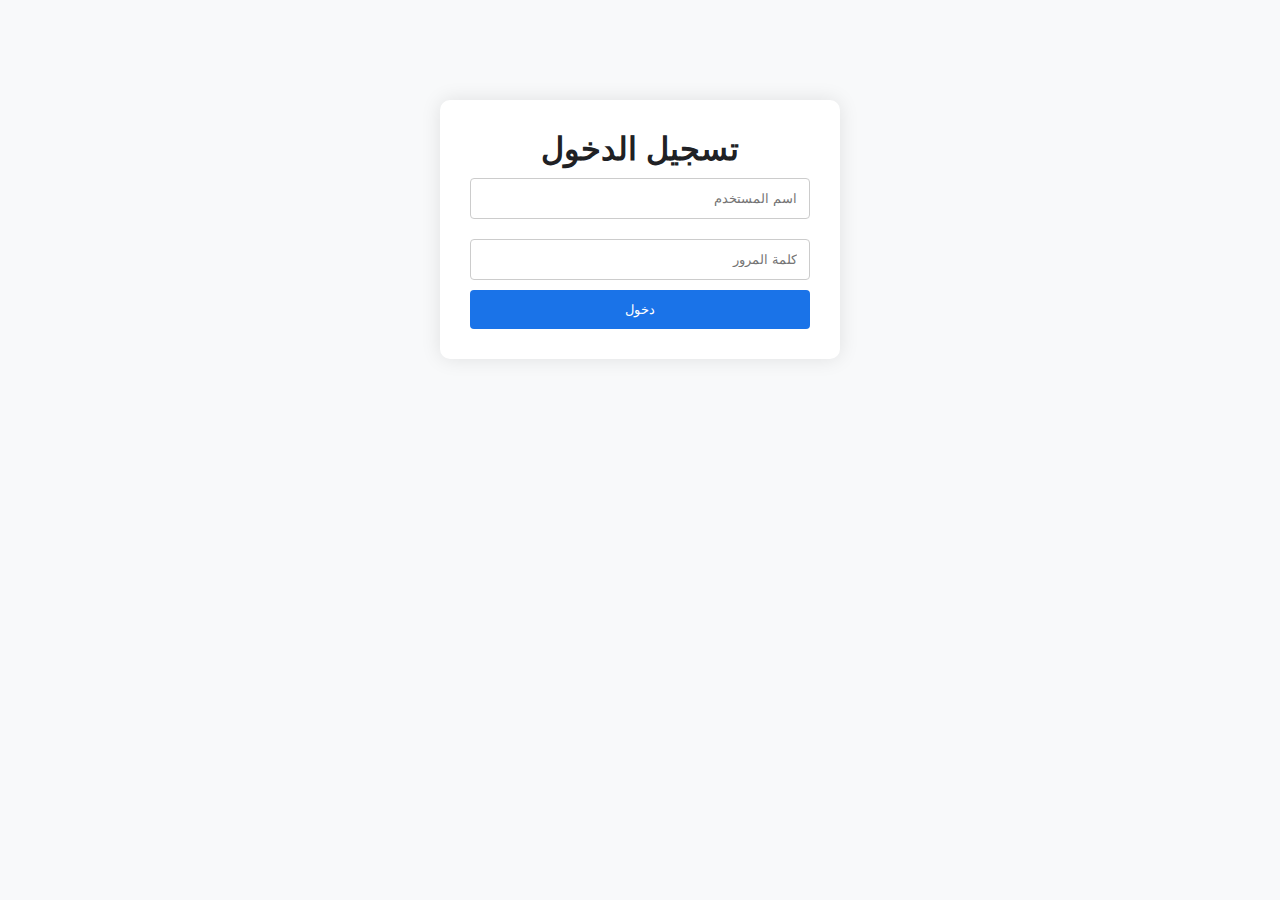
<file: index.html>
<!DOCTYPE html>
<html lang="ar" dir="rtl">
<head>
    <meta charset="UTF-8">
    <meta name="viewport" content="width=device-width, initial-scale=1.0">
    <title>تسجيل الدخول</title>
    <link rel="stylesheet" href="style.css">
</head>
<body>
    <div class="login-container">
        <form action="/login" method="post">
            <h1>تسجيل الدخول</h1>
            <div class="input-box">
                <input type="text" name="username" placeholder="اسم المستخدم" required>
            </div>
            <div class="input-box">
                <input type="password" name="password" placeholder="كلمة المرور" required>
            </div>
            <button type="submit" class="btn">دخول</button>
        </form>
    </div>
</body>
</html>
</file>
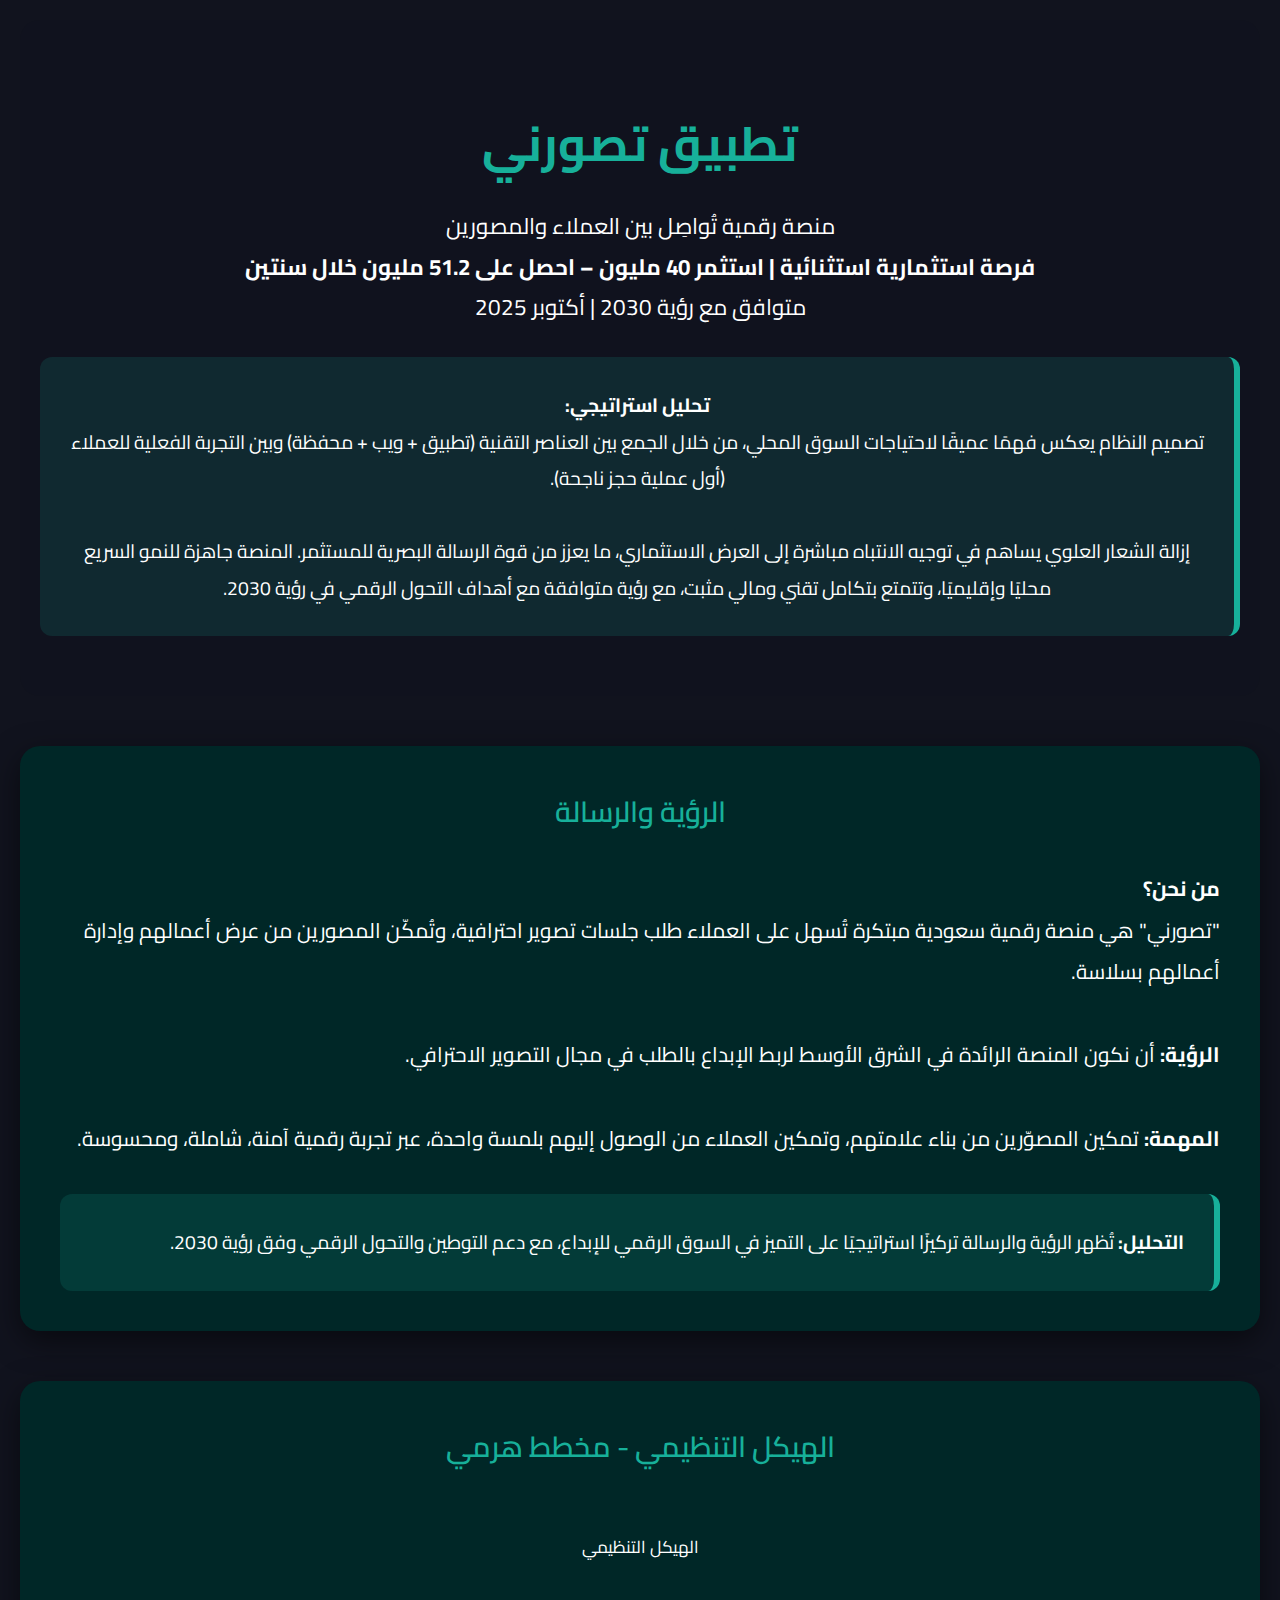
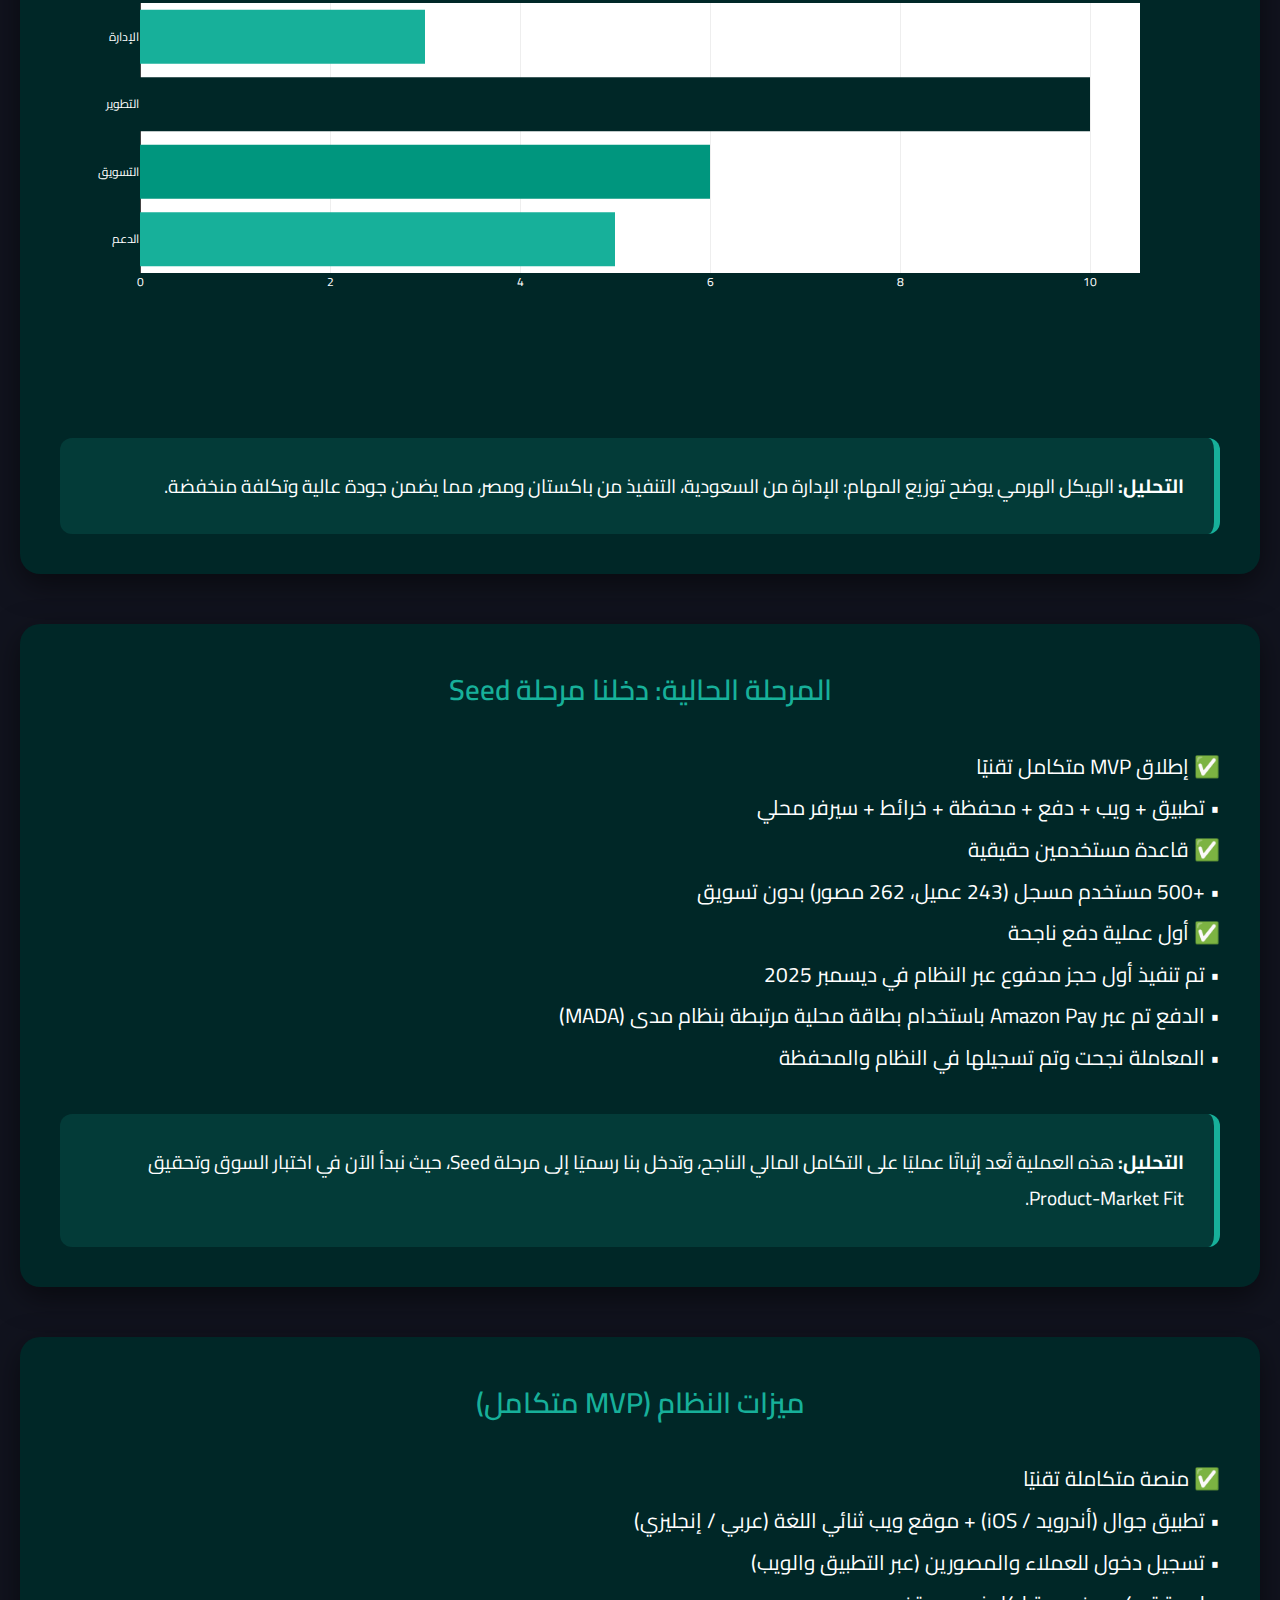
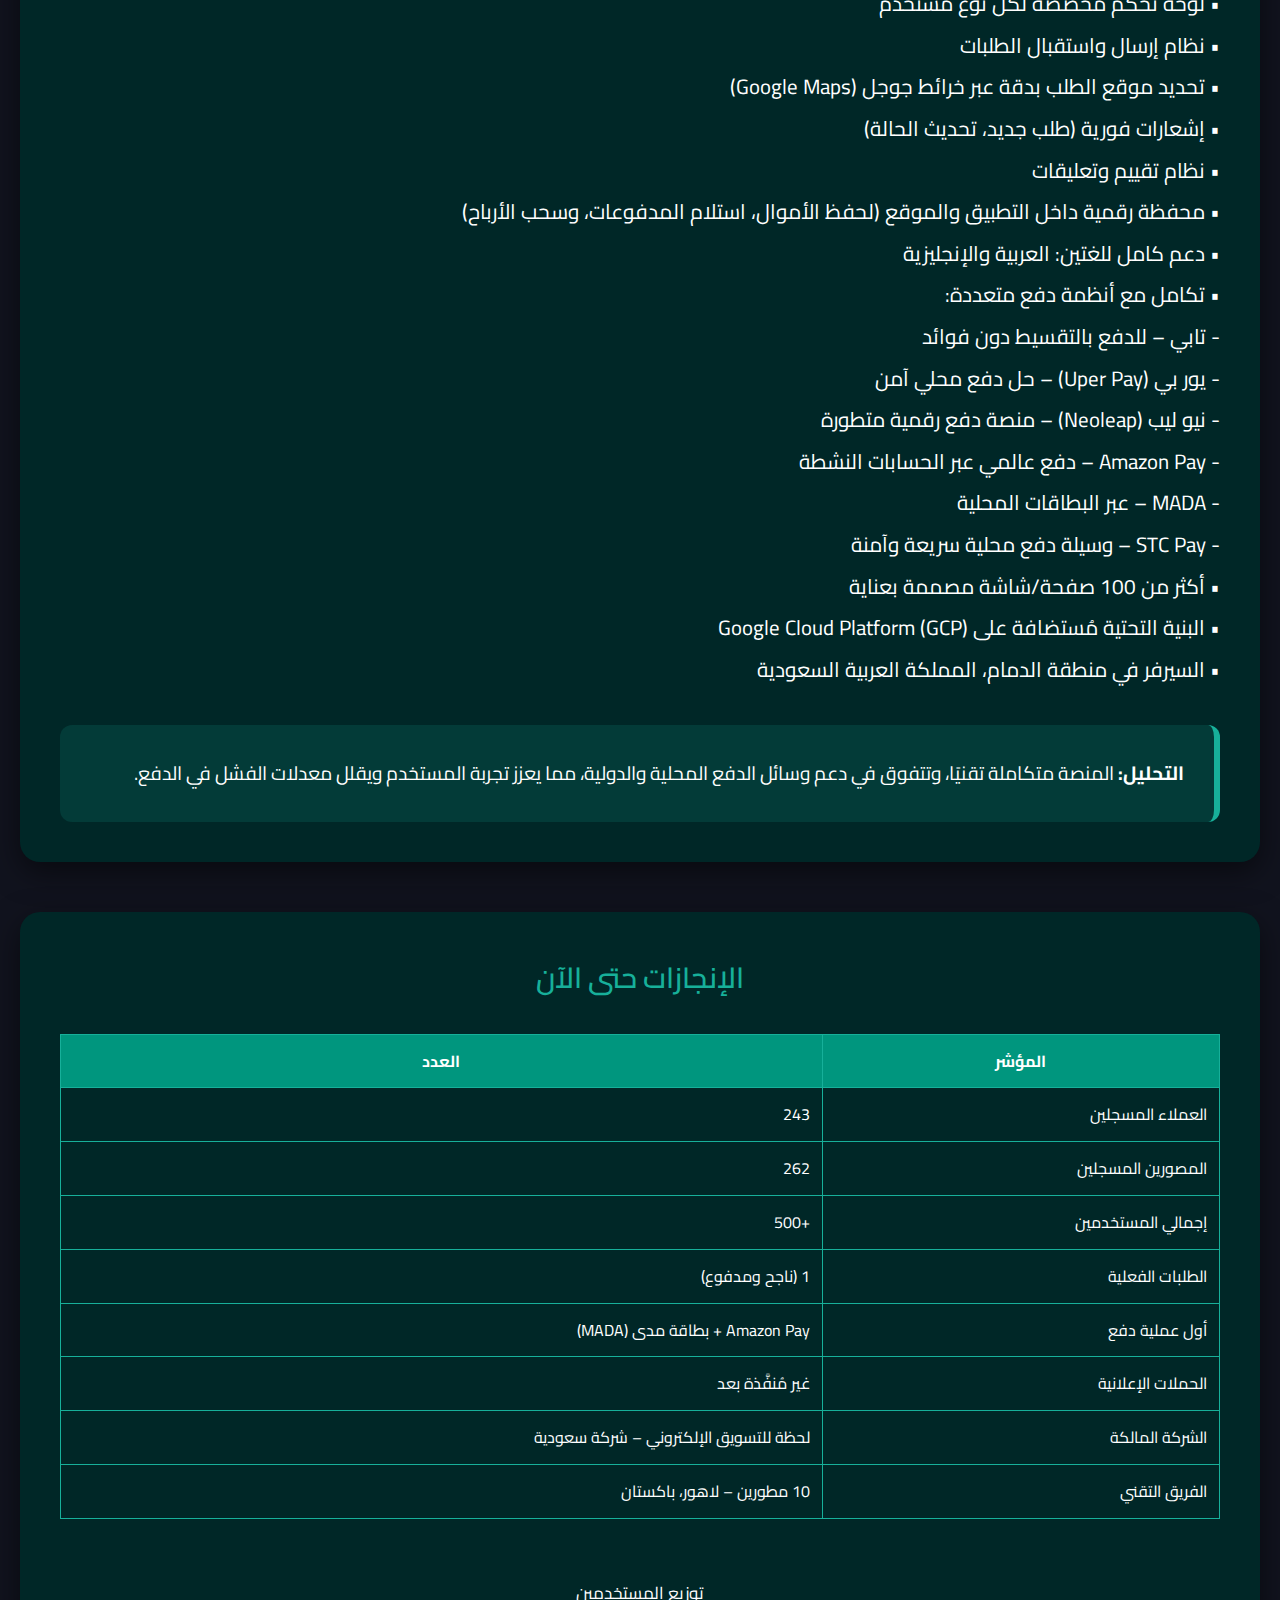
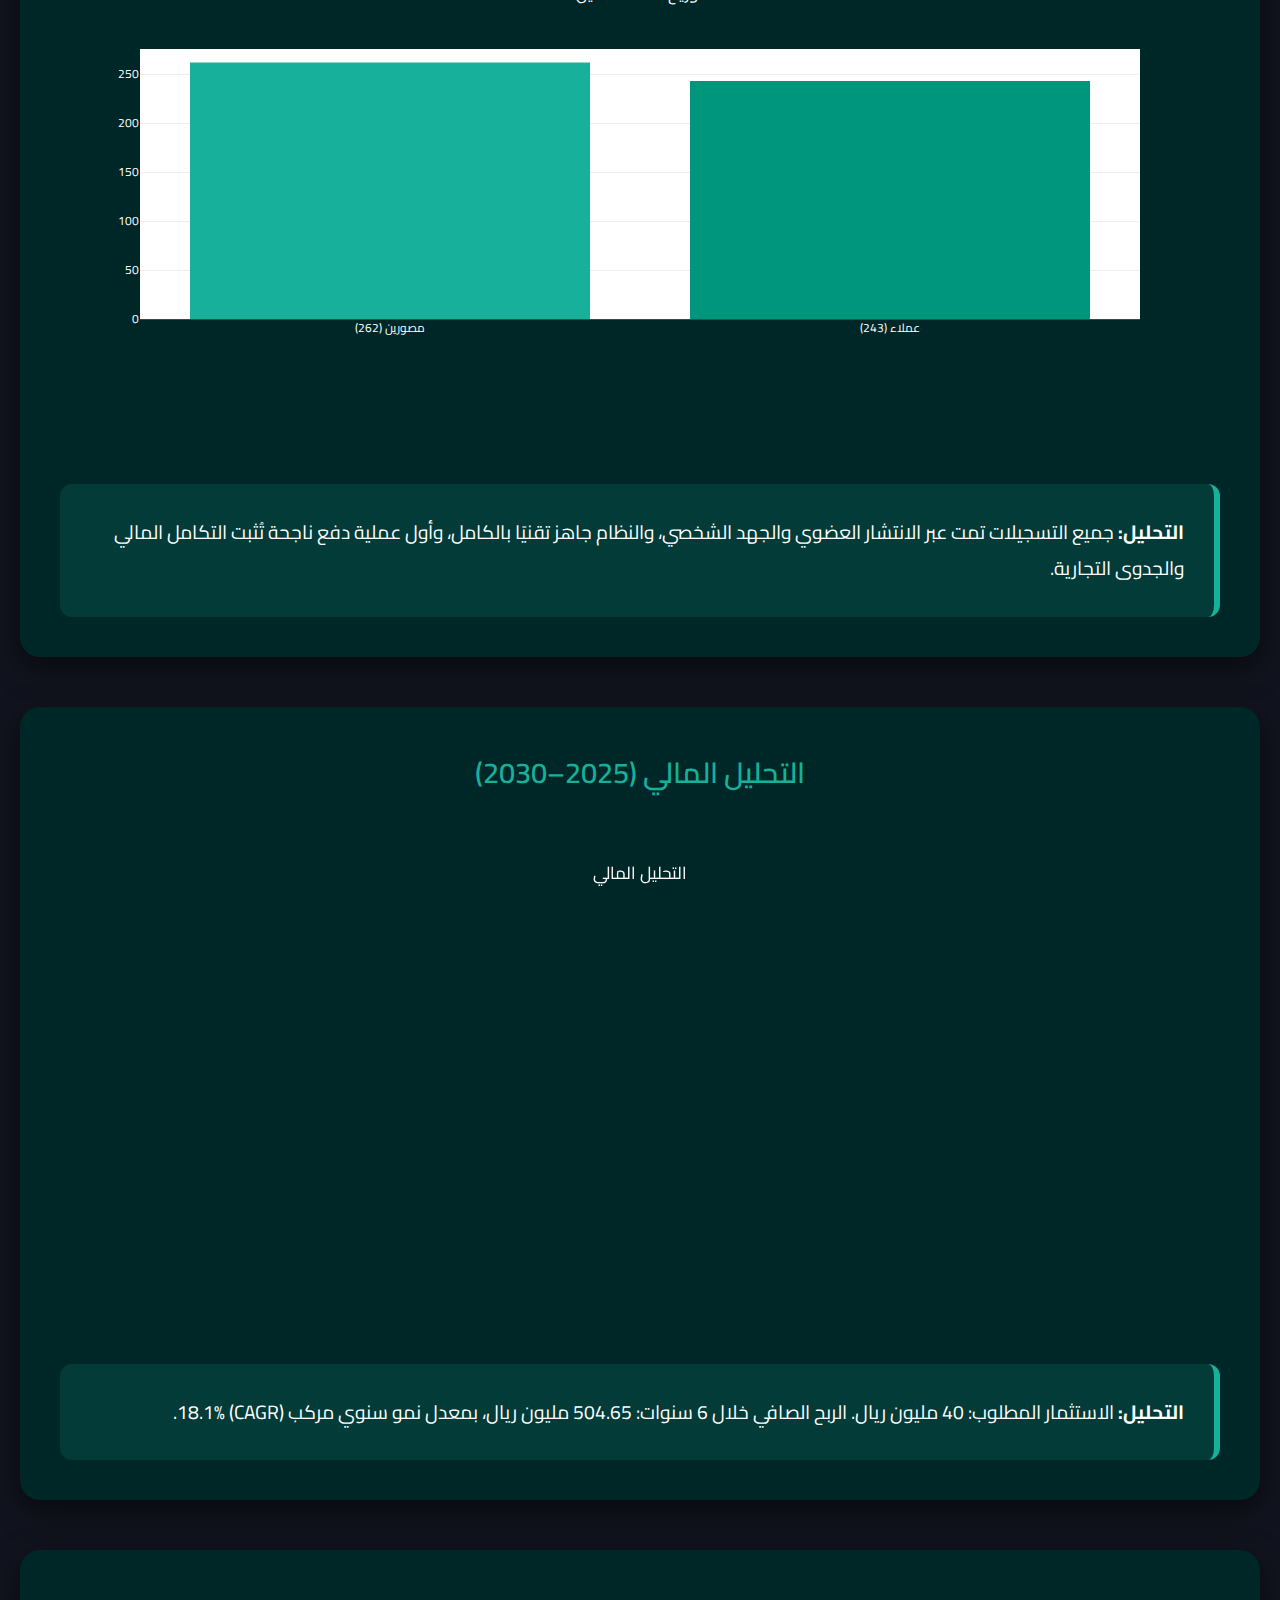
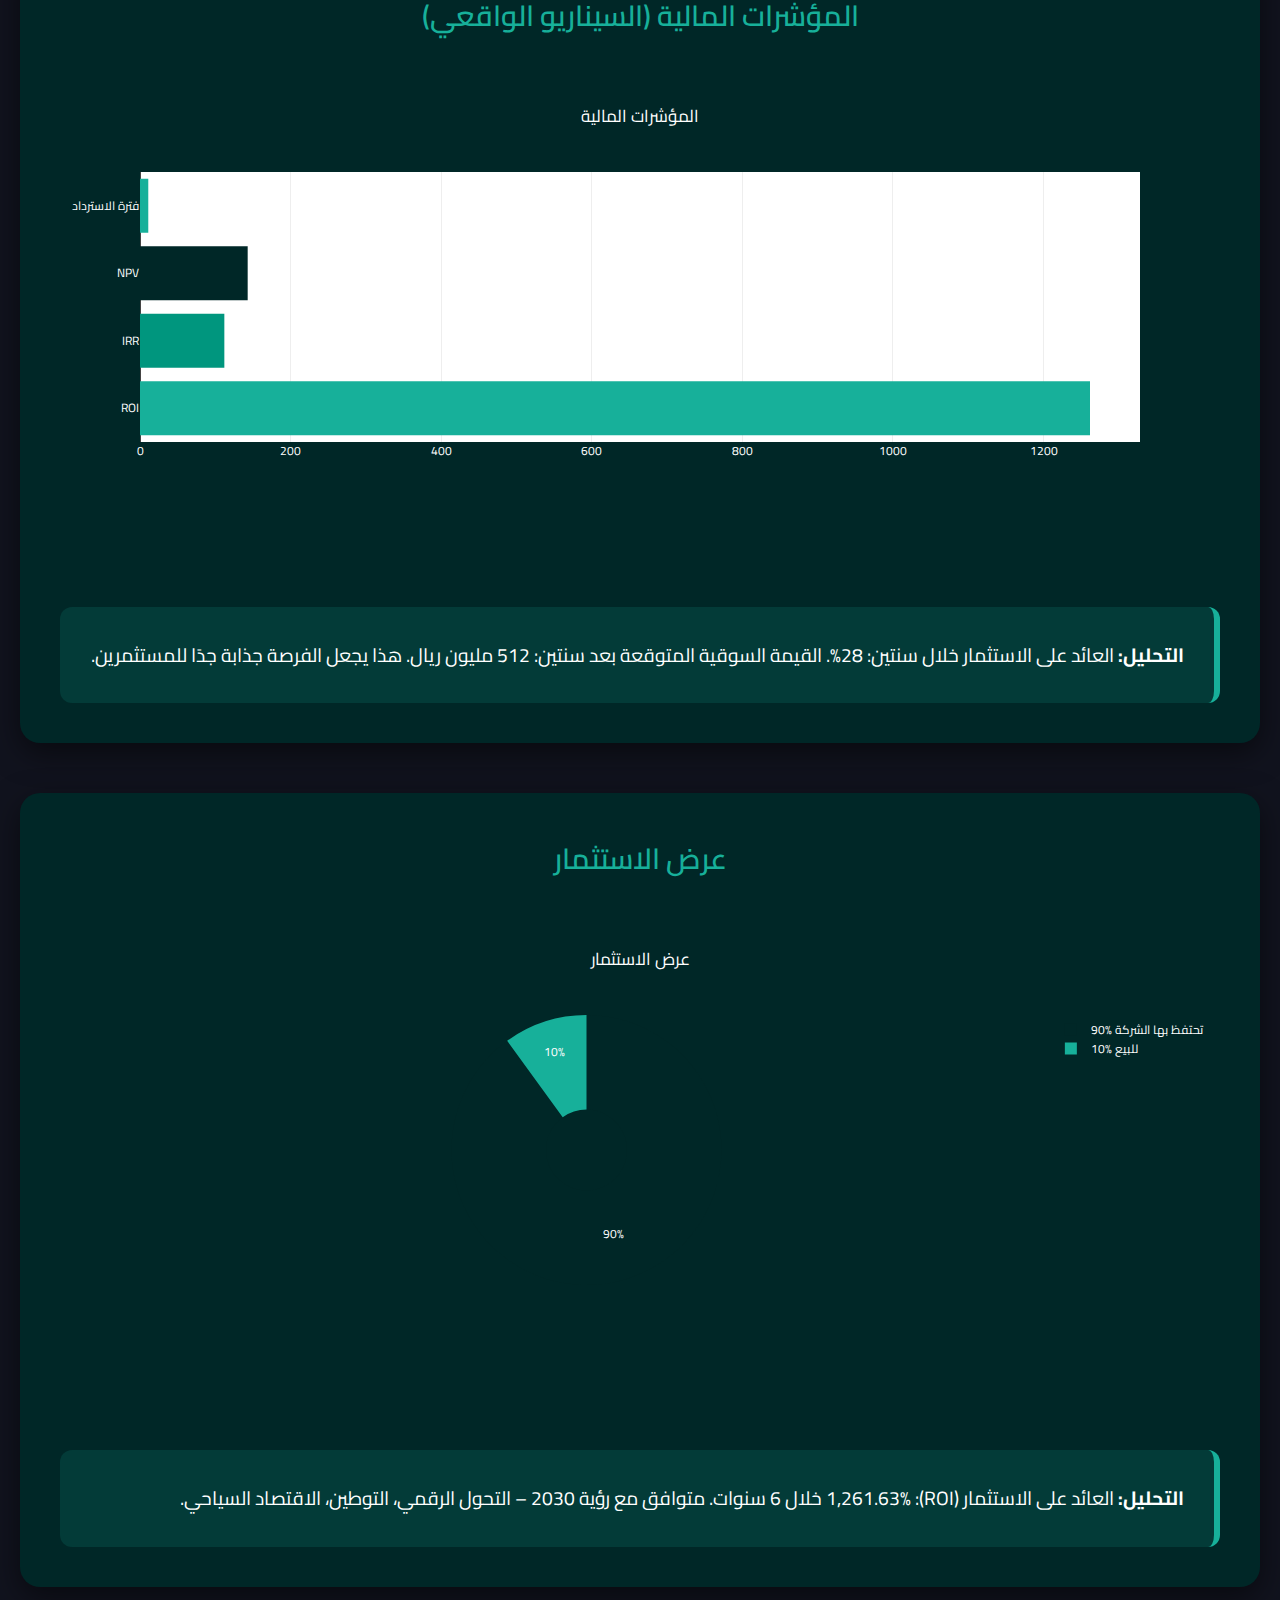
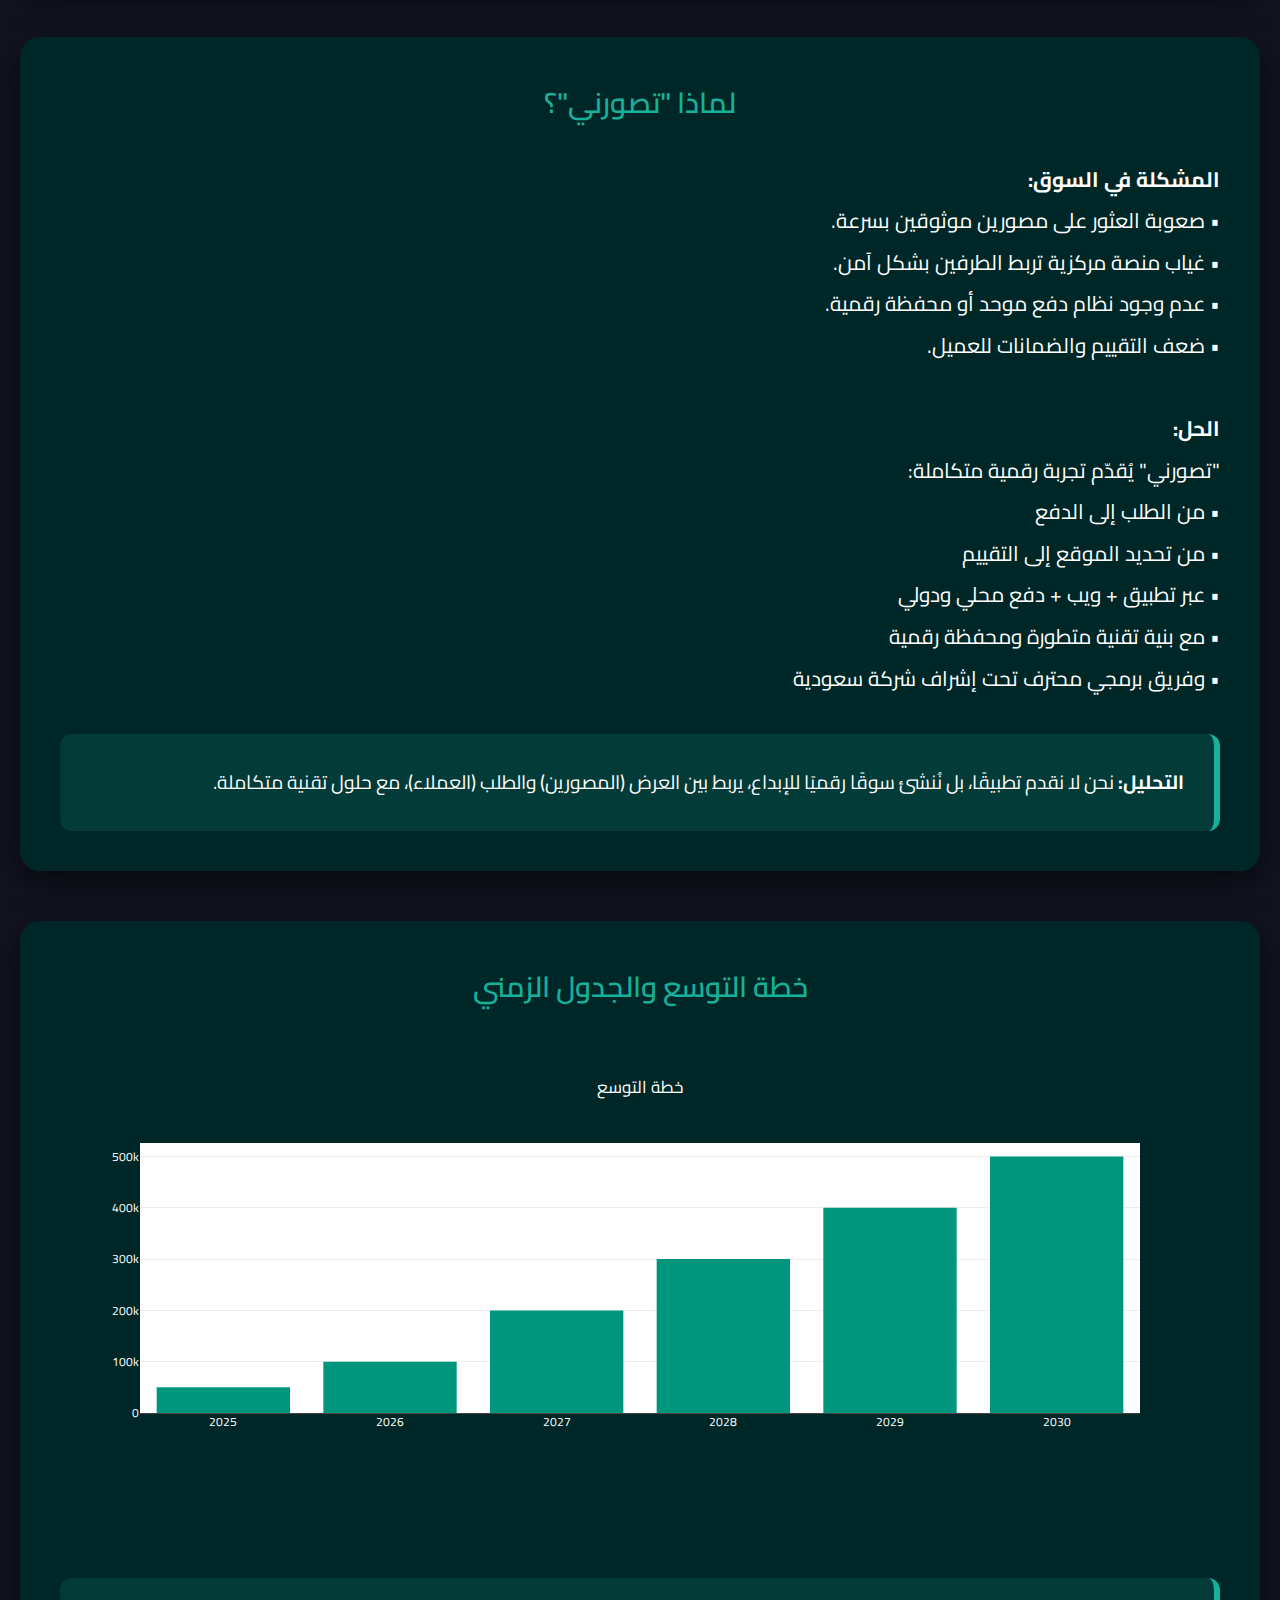
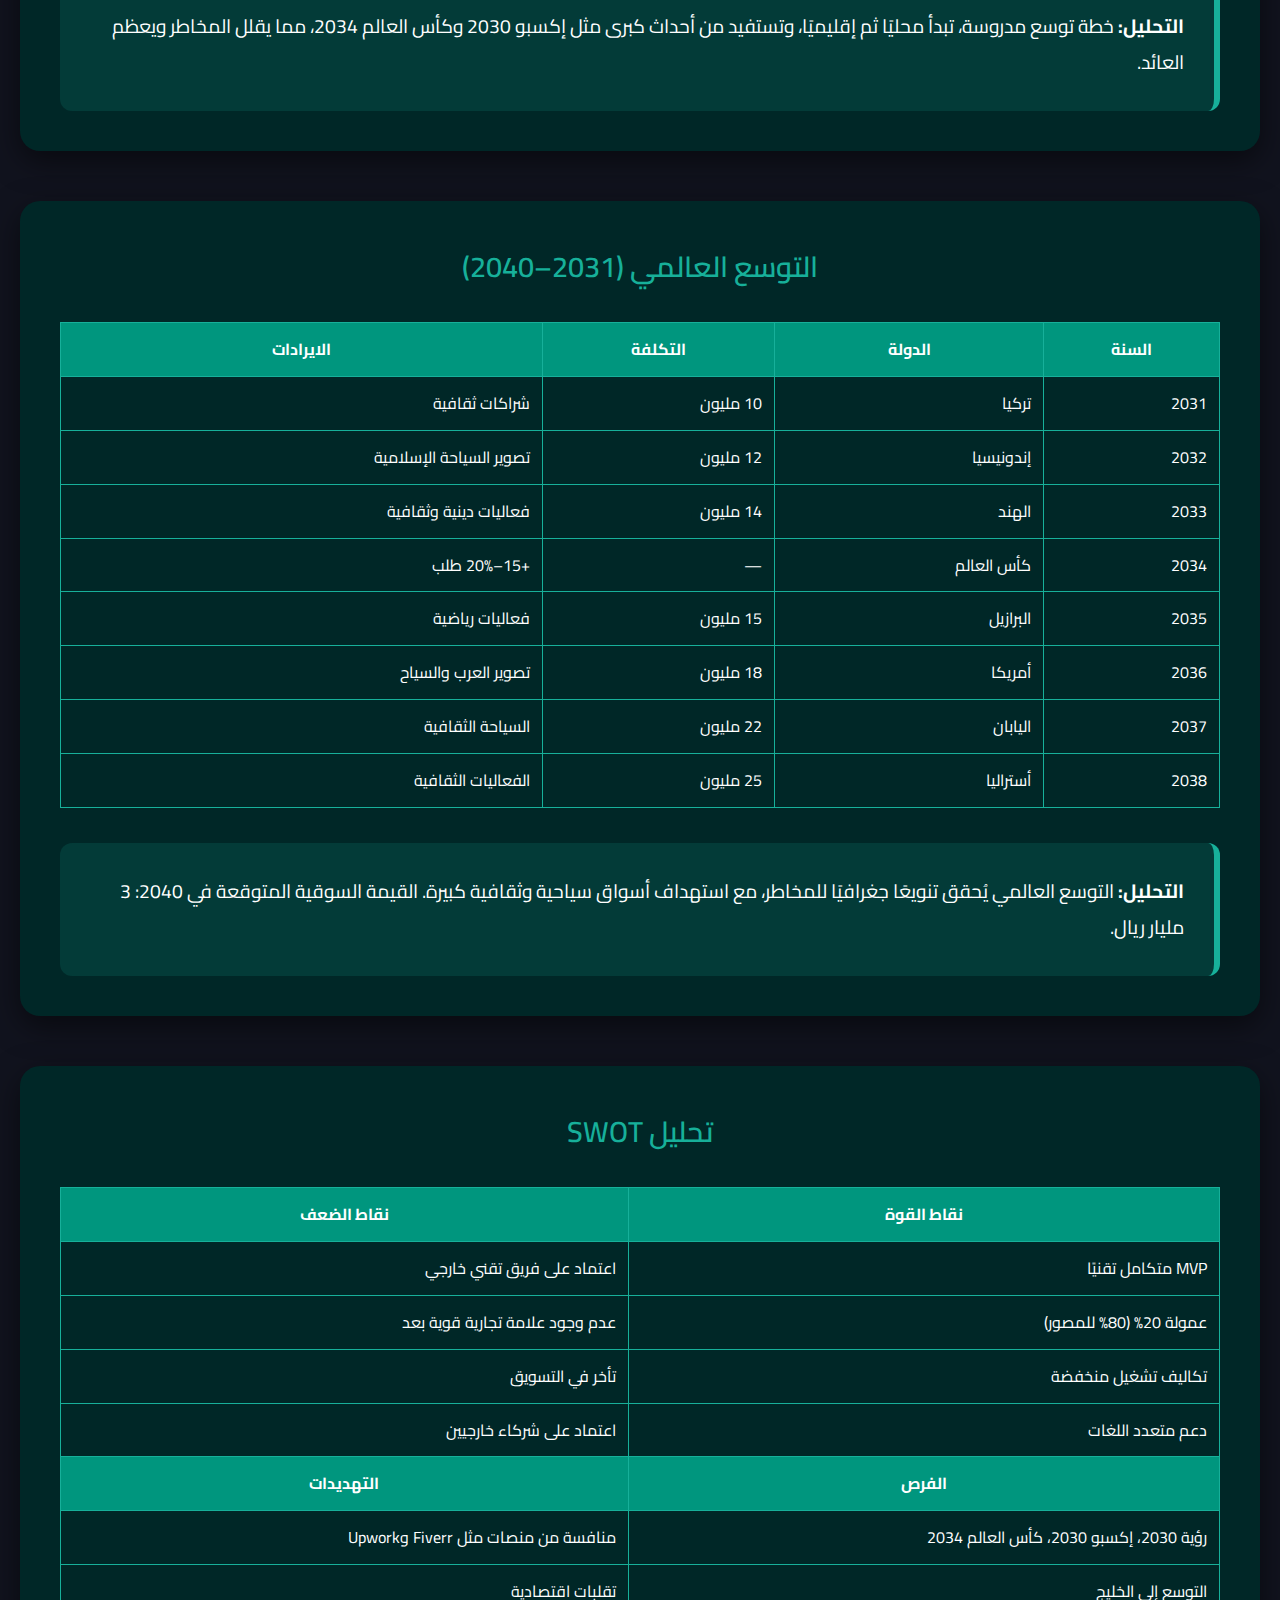
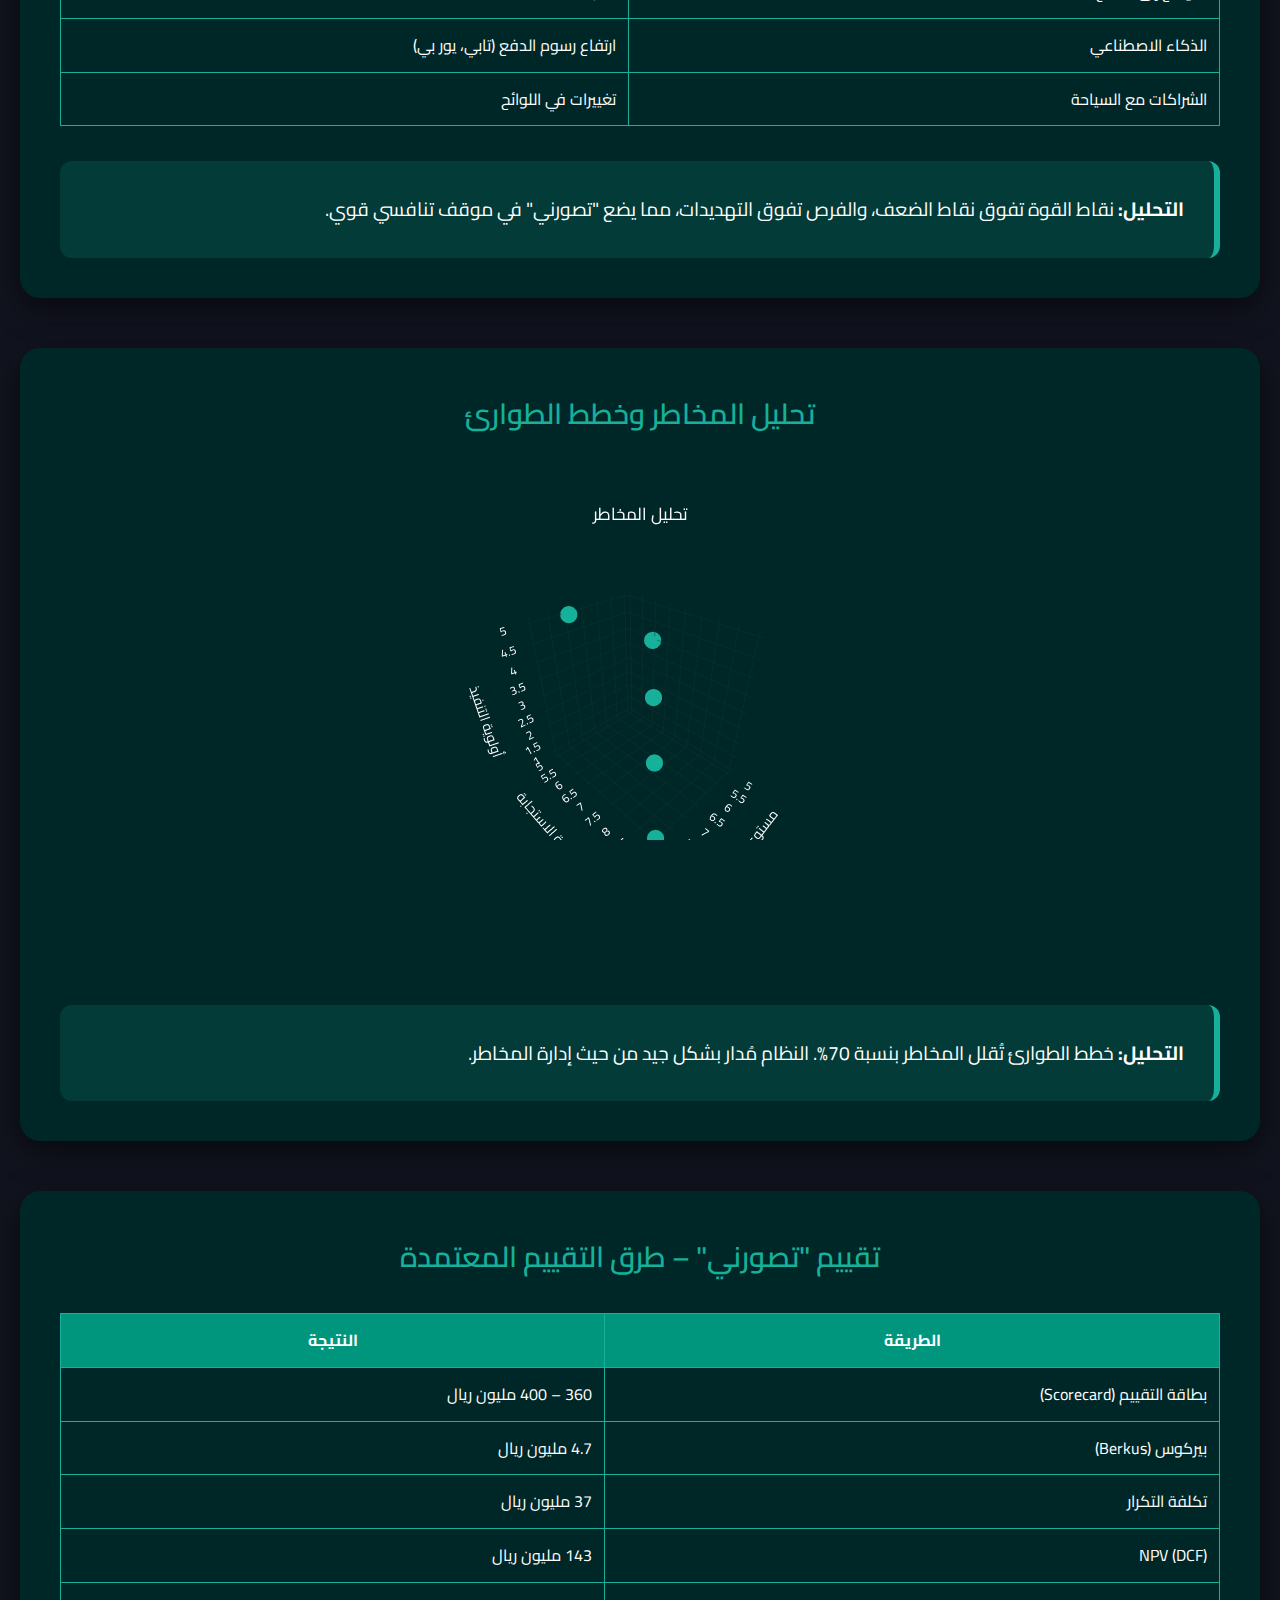
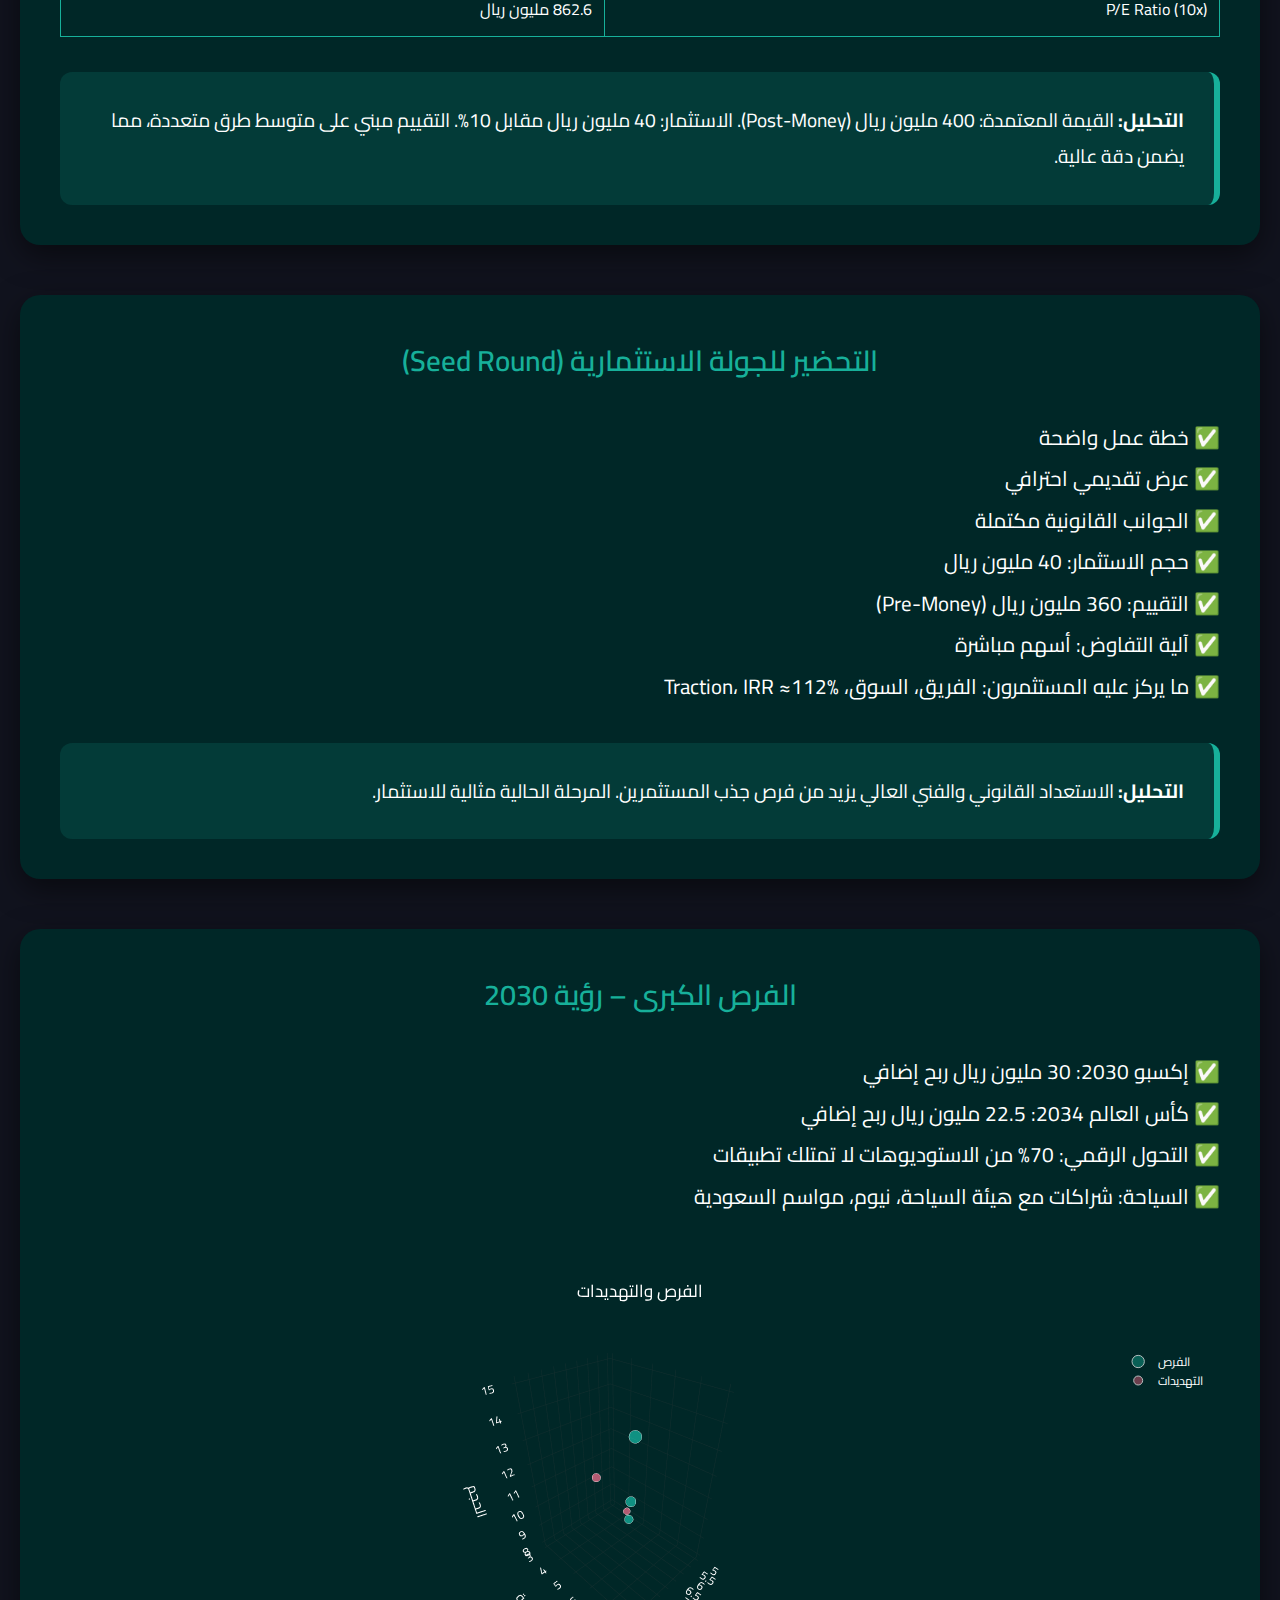
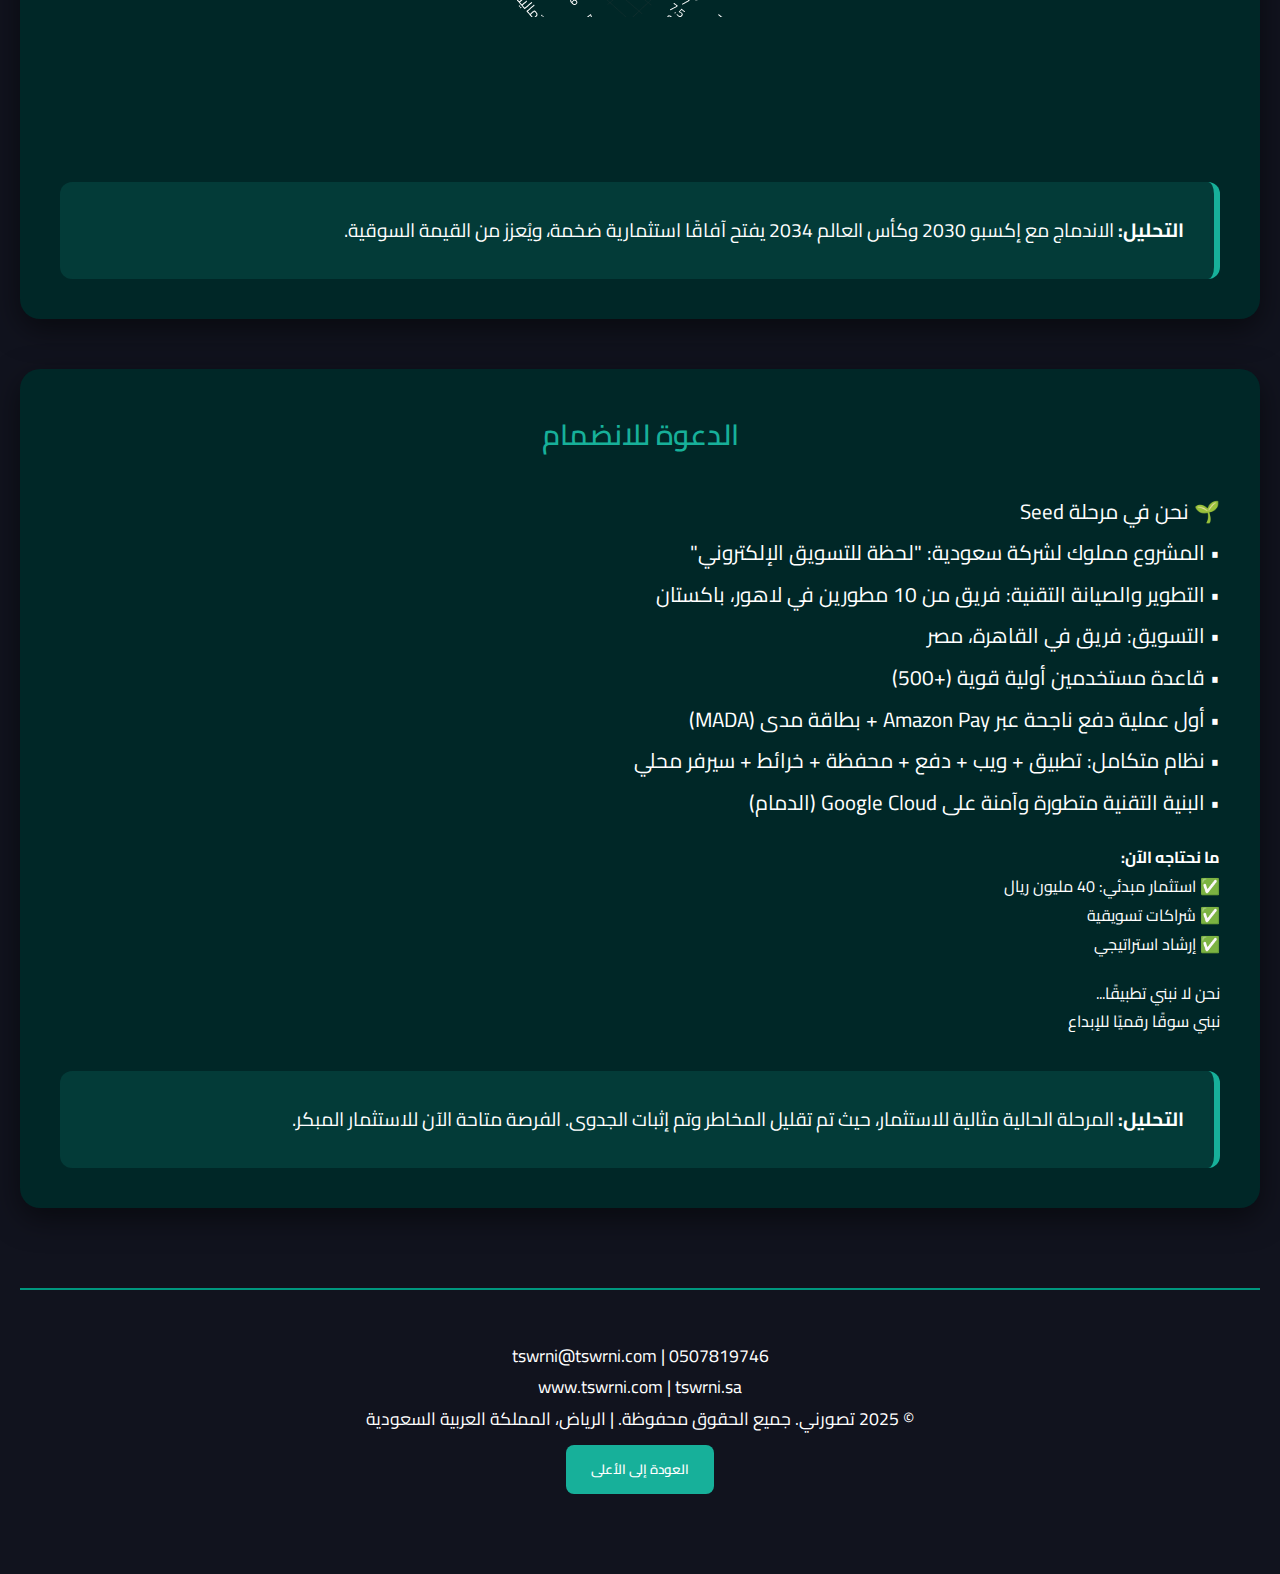
<file: taswirni-dashboard8-enhanced-FULL-3D.html>
<!DOCTYPE html>
<html lang="ar" dir="rtl">
<head>
  <meta charset="UTF-8" />
  <meta name="viewport" content="width=device-width, initial-scale=1.0"/>
  <title>لوحة تحكم تطبيق تصورني - متطورة</title>
  <link href="https://fonts.googleapis.com/css2?family=Cairo:wght@400;600;700&display=swap" rel="stylesheet">
  
  <style>
    * {
      margin: 0;
      padding: 0;
      box-sizing: border-box;
      font-family: 'Cairo', sans-serif !important;
      color: #ffffff;
    }

    body {
      background-color: #11131e;
      line-height: 1.8;
      scroll-behavior: smooth;
    }

    .container {
      max-width: 1400px;
      margin: 0 auto;
      padding: 20px;
    }

    header {
      text-align: center;
      padding: 60px 20px;
      background: url('https://via.placeholder.com/1400x600/11131e/17b09a?text=تطبيق+تصورني') no-repeat center;
      background-size: cover;
      border-radius: 20px;
      margin-bottom: 50px;
      position: relative;
    }

    header::before {
      content: '';
      position: absolute;
      top: 0; left: 0; right: 0; bottom: 0;
      background: rgba(17, 19, 30, 0.9);
      border-radius: 20px;
    }

    header * {
      position: relative; z-index: 2;
    }

    .logo {
      width: 200px;
      margin-bottom: 25px;
      border-radius: 10px;
      border: 2px solid #17b09a;
    }

    header h1 {
      font-size: 3rem;
      color: #17b09a;
      margin: 20px 0;
      font-weight: 700;
    }

    header p {
      font-size: 1.4rem;
      color: #ffffff;
    }

    .section {
      background: #002727;
      border-radius: 20px;
      padding: 40px;
      margin: 50px 0;
      box-shadow: 0 10px 30px rgba(0, 0, 0, 0.5);
      overflow: hidden;
    }

    .section-title {
      text-align: center;
      color: #17b09a;
      font-size: 1.8rem;
      font-weight: 600;
      margin-bottom: 30px;
    }

    .chart-container {
      height: 500px;
      margin: 30px 0;
    }

    canvas {
      max-height: 500px !important;
    }

    .analysis {
      margin-top: 35px;
      padding: 30px;
      background: rgba(23, 176, 154, 0.15);
      border-right: 6px solid #17b09a;
      border-radius: 12px;
      font-size: 1.2rem;
      line-height: 1.9;
    }

    footer {
      text-align: center;
      padding: 50px 0;
      margin-top: 80px;
      border-top: 2px solid #00967e;
      color: #cccccc;
      font-size: 1.1rem;
    }

    footer a {
      color: #17b09a;
      text-decoration: none;
    }

    footer a:hover {
      text-decoration: underline;
    }

    .btn {
      display: inline-block;
      background: #17b09a;
      color: white;
      padding: 12px 25px;
      margin: 10px 5px;
      border-radius: 8px;
      cursor: pointer;
      font-weight: 600;
      border: none;
      transition: 0.3s;
    }

    .btn:hover {
      background: #00967e;
      transform: translateY(-2px);
    }
  </style>
<script src="https://cdn.plot.ly/plotly-latest.min.js"></script>
</head>
<body>

  <div class="container">

    <!-- الشريحة 1: العنوان -->
    <header>
      
      <h1>تطبيق تصورني</h1>
      <p>منصة رقمية تُواصِل بين العملاء والمصورين</p>
      <p><strong>فرصة استثمارية استثنائية | استثمر 40 مليون – احصل على 51.2 مليون خلال سنتين</strong></p>
      <p>متوافق مع رؤية 2030 | أكتوبر 2025</p>
    
<div class="analysis" style="margin-top: 30px;">
  <strong>تحليل استراتيجي:</strong><br>
  تصميم النظام يعكس فهمًا عميقًا لاحتياجات السوق المحلي، من خلال الجمع بين العناصر التقنية (تطبيق + ويب + محفظة) وبين التجربة الفعلية للعملاء (أول عملية حجز ناجحة).<br><br>
  إزالة الشعار العلوي يساهم في توجيه الانتباه مباشرة إلى العرض الاستثماري، ما يعزز من قوة الرسالة البصرية للمستثمر. المنصة جاهزة للنمو السريع محليًا وإقليميًا، وتتمتع بتكامل تقني ومالي مثبت، مع رؤية متوافقة مع أهداف التحول الرقمي في رؤية 2030.
</div>

</header>

    <!-- الشريحة 2: الرؤية والرسالة -->
    <div class="section">
      <div class="section-title">الرؤية والرسالة</div>
      <p style="text-align: right; font-size: 1.3rem; line-height: 2;">
        <strong>من نحن؟</strong><br>
        "تصورني" هي منصة رقمية سعودية مبتكرة تُسهل على العملاء طلب جلسات تصوير احترافية، وتُمكّن المصورين من عرض أعمالهم وإدارة أعمالهم بسلاسة.<br><br>
        <strong>الرؤية:</strong> أن نكون المنصة الرائدة في الشرق الأوسط لربط الإبداع بالطلب في مجال التصوير الاحترافي.<br><br>
        <strong>المهمة:</strong> تمكين المصوّرين من بناء علامتهم، وتمكين العملاء من الوصول إليهم بلمسة واحدة، عبر تجربة رقمية آمنة، شاملة، ومحسوسة.
      </p>
      <div class="analysis">
        <strong>التحليل:</strong> تُظهر الرؤية والرسالة تركيزًا استراتيجيًا على التميز في السوق الرقمي للإبداع، مع دعم التوطين والتحول الرقمي وفق رؤية 2030.
      </div>
    </div>

    <!-- الشريحة 3: الهيكل التنظيمي - Pyramid Chart -->
    <div class="section">
      <div class="section-title">الهيكل التنظيمي - مخطط هرمي</div>
      <div class="chart-container">
        <div id="pyramidChart"></div>
      </div>
      <div class="analysis">
        <strong>التحليل:</strong> الهيكل الهرمي يوضح توزيع المهام: الإدارة من السعودية، التنفيذ من باكستان ومصر، مما يضمن جودة عالية وتكلفة منخفضة.
      </div>
    </div>

    <!-- الشريحة 4: المرحلة الحالية -->
    <div class="section">
      <div class="section-title">المرحلة الحالية: دخلنا مرحلة Seed</div>
      <p style="text-align: right; font-size: 1.3rem; line-height: 2;">
        ✅ إطلاق MVP متكامل تقنيًا<br>
        • تطبيق + ويب + دفع + محفظة + خرائط + سيرفر محلي<br>
        ✅ قاعدة مستخدمين حقيقية<br>
        • +500 مستخدم مسجل (243 عميل، 262 مصور) بدون تسويق<br>
        ✅ أول عملية دفع ناجحة<br>
        • تم تنفيذ أول حجز مدفوع عبر النظام في ديسمبر 2025<br>
        • الدفع تم عبر Amazon Pay باستخدام بطاقة محلية مرتبطة بنظام مدى (MADA)<br>
        • المعاملة نجحت وتم تسجيلها في النظام والمحفظة
      </p>
      <div class="analysis">
        <strong>التحليل:</strong> هذه العملية تُعد إثباتًا عمليًا على التكامل المالي الناجح، وتدخل بنا رسميًا إلى مرحلة Seed، حيث نبدأ الآن في اختبار السوق وتحقيق Product-Market Fit.
      </div>
    </div>

    <!-- الشريحة 5: ميزات النظام (MVP متكامل) -->
    <div class="section">
      <div class="section-title">ميزات النظام (MVP متكامل)</div>
      <p style="text-align: right; font-size: 1.3rem; line-height: 2;">
        ✅ منصة متكاملة تقنيًا<br>
        • تطبيق جوال (أندرويد / iOS) + موقع ويب ثنائي اللغة (عربي / إنجليزي)<br>
        • تسجيل دخول للعملاء والمصورين (عبر التطبيق والويب)<br>
        • لوحة تحكم مخصصة لكل نوع مستخدم<br>
        • نظام إرسال واستقبال الطلبات<br>
        • تحديد موقع الطلب بدقة عبر خرائط جوجل (Google Maps)<br>
        • إشعارات فورية (طلب جديد، تحديث الحالة)<br>
        • نظام تقييم وتعليقات<br>
        • محفظة رقمية داخل التطبيق والموقع (لحفظ الأموال، استلام المدفوعات، وسحب الأرباح)<br>
        • دعم كامل للغتين: العربية والإنجليزية<br>
        • تكامل مع أنظمة دفع متعددة:<br>
          - تابي – للدفع بالتقسيط دون فوائد<br>
          - يور بي (Uper Pay) – حل دفع محلي آمن<br>
          - نيو ليب (Neoleap) – منصة دفع رقمية متطورة<br>
          - Amazon Pay – دفع عالمي عبر الحسابات النشطة<br>
          - MADA – عبر البطاقات المحلية<br>
          - STC Pay – وسيلة دفع محلية سريعة وآمنة<br>
        • أكثر من 100 صفحة/شاشة مصممة بعناية<br>
        • البنية التحتية مُستضافة على Google Cloud Platform (GCP)<br>
        • السيرفر في منطقة الدمام، المملكة العربية السعودية
      </p>
      <div class="analysis">
        <strong>التحليل:</strong> المنصة متكاملة تقنيًا، وتتفوق في دعم وسائل الدفع المحلية والدولية، مما يعزز تجربة المستخدم ويقلل معدلات الفشل في الدفع.
      </div>
    </div>

    <!-- الشريحة 6: الإنجازات حتى الآن -->
    <div class="section">
      <div class="section-title">الإنجازات حتى الآن</div>
      <table style="width:100%; border-collapse: collapse; margin:20px 0;">
        <tr style="background:#00967e;">
          <th style="border:1px solid #17b09a; padding:12px; text-align:center;">المؤشر</th>
          <th style="border:1px solid #17b09a; padding:12px; text-align:center;">العدد</th>
        </tr>
        <tr><td style="border:1px solid #17b09a; padding:12px;">العملاء المسجلين</td><td style="border:1px solid #17b09a; padding:12px;">243</td></tr>
        <tr><td style="border:1px solid #17b09a; padding:12px;">المصورين المسجلين</td><td style="border:1px solid #17b09a; padding:12px;">262</td></tr>
        <tr><td style="border:1px solid #17b09a; padding:12px;">إجمالي المستخدمين</td><td style="border:1px solid #17b09a; padding:12px;">+500</td></tr>
        <tr><td style="border:1px solid #17b09a; padding:12px;">الطلبات الفعلية</td><td style="border:1px solid #17b09a; padding:12px;">1 (ناجح ومدفوع)</td></tr>
        <tr><td style="border:1px solid #17b09a; padding:12px;">أول عملية دفع</td><td style="border:1px solid #17b09a; padding:12px;">Amazon Pay + بطاقة مدى (MADA)</td></tr>
        <tr><td style="border:1px solid #17b09a; padding:12px;">الحملات الإعلانية</td><td style="border:1px solid #17b09a; padding:12px;">غير مُنفَّذة بعد</td></tr>
        <tr><td style="border:1px solid #17b09a; padding:12px;">الشركة المالكة</td><td style="border:1px solid #17b09a; padding:12px;">لحظة للتسويق الإلكتروني – شركة سعودية</td></tr>
        <tr><td style="border:1px solid #17b09a; padding:12px;">الفريق التقني</td><td style="border:1px solid #17b09a; padding:12px;">10 مطورين – لاهور، باكستان</td></tr>
      </table>
      <div class="chart-container">
        <div id="usersChart"></div>
      </div>
      <div class="analysis">
        <strong>التحليل:</strong> جميع التسجيلات تمت عبر الانتشار العضوي والجهد الشخصي، والنظام جاهز تقنيًا بالكامل، وأول عملية دفع ناجحة تُثبت التكامل المالي والجدوى التجارية.
      </div>
    </div>

    <!-- الشريحة 7: التحليل المالي (2025–2030) -->
    <div class="section">
      <div class="section-title">التحليل المالي (2025–2030)</div>
      <div class="chart-container">
        <div id="financialChart"></div>
      </div>
      <div class="analysis">
        <strong>التحليل:</strong> الاستثمار المطلوب: 40 مليون ريال. الربح الصافي خلال 6 سنوات: 504.65 مليون ريال، بمعدل نمو سنوي مركب (CAGR) 18.1%.
      </div>
    </div>

    <!-- الشريحة 8: المؤشرات المالية -->
    <div class="section">
      <div class="section-title">المؤشرات المالية (السيناريو الواقعي)</div>
      <div class="chart-container">
        <div id="metricsChart"></div>
      </div>
      <div class="analysis">
        <strong>التحليل:</strong> العائد على الاستثمار خلال سنتين: 28%. القيمة السوقية المتوقعة بعد سنتين: 512 مليون ريال. هذا يجعل الفرصة جذابة جدًا للمستثمرين.
      </div>
    </div>

    <!-- الشريحة 9: عرض الاستثمار -->
    <div class="section">
      <div class="section-title">عرض الاستثمار</div>
      <div class="chart-container">
        <div id="investmentChart"></div>
      </div>
      <div class="analysis">
        <strong>التحليل:</strong> العائد على الاستثمار (ROI): 1,261.63% خلال 6 سنوات. متوافق مع رؤية 2030 – التحول الرقمي، التوطين، الاقتصاد السياحي.
      </div>
    </div>

    <!-- الشريحة 10: لماذا "تصورني"؟ -->
    <div class="section">
      <div class="section-title">لماذا "تصورني"؟</div>
      <p style="text-align: right; font-size: 1.3rem; line-height: 2;">
        <strong>المشكلة في السوق:</strong><br>
        • صعوبة العثور على مصورين موثوقين بسرعة.<br>
        • غياب منصة مركزية تربط الطرفين بشكل آمن.<br>
        • عدم وجود نظام دفع موحد أو محفظة رقمية.<br>
        • ضعف التقييم والضمانات للعميل.<br><br>
        <strong>الحل:</strong><br>
        "تصورني" يُقدّم تجربة رقمية متكاملة:<br>
        • من الطلب إلى الدفع<br>
        • من تحديد الموقع إلى التقييم<br>
        • عبر تطبيق + ويب + دفع محلي ودولي<br>
        • مع بنية تقنية متطورة ومحفظة رقمية<br>
        • وفريق برمجي محترف تحت إشراف شركة سعودية
      </p>
      <div class="analysis">
        <strong>التحليل:</strong> نحن لا نقدم تطبيقًا، بل نُنشئ سوقًا رقميًا للإبداع، يربط بين العرض (المصورين) والطلب (العملاء)، مع حلول تقنية متكاملة.
      </div>
    </div>

    <!-- الشريحة 11: خطة التوسع -->
    <div class="section">
      <div class="section-title">خطة التوسع والجدول الزمني</div>
      <div class="chart-container">
        <div id="timelineChart"></div>
      </div>
      <div class="analysis">
        <strong>التحليل:</strong> خطة توسع مدروسة، تبدأ محليًا ثم إقليميًا، وتستفيد من أحداث كبرى مثل إكسبو 2030 وكأس العالم 2034، مما يقلل المخاطر ويعظم العائد.
      </div>
    </div>

    <!-- الشريحة 12: التوسع العالمي -->
    <div class="section">
      <div class="section-title">التوسع العالمي (2031–2040)</div>
      <table style="width:100%; border-collapse: collapse; margin:20px 0;">
        <tr style="background:#00967e;">
          <th style="border:1px solid #17b09a; padding:12px; text-align:center;">السنة</th>
          <th style="border:1px solid #17b09a; padding:12px; text-align:center;">الدولة</th>
          <th style="border:1px solid #17b09a; padding:12px; text-align:center;">التكلفة</th>
          <th style="border:1px solid #17b09a; padding:12px; text-align:center;">الايرادات</th>
        </tr>
        <tr><td style="border:1px solid #17b09a; padding:12px;">2031</td><td style="border:1px solid #17b09a; padding:12px;">تركيا</td><td style="border:1px solid #17b09a; padding:12px;">10 مليون</td><td style="border:1px solid #17b09a; padding:12px;">شراكات ثقافية</td></tr>
        <tr><td style="border:1px solid #17b09a; padding:12px;">2032</td><td style="border:1px solid #17b09a; padding:12px;">إندونيسيا</td><td style="border:1px solid #17b09a; padding:12px;">12 مليون</td><td style="border:1px solid #17b09a; padding:12px;">تصوير السياحة الإسلامية</td></tr>
        <tr><td style="border:1px solid #17b09a; padding:12px;">2033</td><td style="border:1px solid #17b09a; padding:12px;">الهند</td><td style="border:1px solid #17b09a; padding:12px;">14 مليون</td><td style="border:1px solid #17b09a; padding:12px;">فعاليات دينية وثقافية</td></tr>
        <tr><td style="border:1px solid #17b09a; padding:12px;">2034</td><td style="border:1px solid #17b09a; padding:12px;">كأس العالم</td><td style="border:1px solid #17b09a; padding:12px;">—</td><td style="border:1px solid #17b09a; padding:12px;">+15–20% طلب</td></tr>
        <tr><td style="border:1px solid #17b09a; padding:12px;">2035</td><td style="border:1px solid #17b09a; padding:12px;">البرازيل</td><td style="border:1px solid #17b09a; padding:12px;">15 مليون</td><td style="border:1px solid #17b09a; padding:12px;">فعاليات رياضية</td></tr>
        <tr><td style="border:1px solid #17b09a; padding:12px;">2036</td><td style="border:1px solid #17b09a; padding:12px;">أمريكا</td><td style="border:1px solid #17b09a; padding:12px;">18 مليون</td><td style="border:1px solid #17b09a; padding:12px;">تصوير العرب والسياح</td></tr>
        <tr><td style="border:1px solid #17b09a; padding:12px;">2037</td><td style="border:1px solid #17b09a; padding:12px;">اليابان</td><td style="border:1px solid #17b09a; padding:12px;">22 مليون</td><td style="border:1px solid #17b09a; padding:12px;">السياحة الثقافية</td></tr>
        <tr><td style="border:1px solid #17b09a; padding:12px;">2038</td><td style="border:1px solid #17b09a; padding:12px;">أستراليا</td><td style="border:1px solid #17b09a; padding:12px;">25 مليون</td><td style="border:1px solid #17b09a; padding:12px;">الفعاليات الثقافية</td></tr>
      </table>
      <div class="analysis">
        <strong>التحليل:</strong> التوسع العالمي يُحقق تنويعًا جغرافيًا للمخاطر، مع استهداف أسواق سياحية وثقافية كبيرة. القيمة السوقية المتوقعة في 2040: 3 مليار ريال.
      </div>
    </div>

    <!-- الشريحة 13: تحليل SWOT -->
    <div class="section">
      <div class="section-title">تحليل SWOT</div>
      <table style="width:100%; border-collapse: collapse; margin:20px 0;">
        <tr style="background:#00967e;">
          <th style="border:1px solid #17b09a; padding:12px; text-align:center;">نقاط القوة</th>
          <th style="border:1px solid #17b09a; padding:12px; text-align:center;">نقاط الضعف</th>
        </tr>
        <tr><td style="border:1px solid #17b09a; padding:12px;">MVP متكامل تقنيًا</td><td style="border:1px solid #17b09a; padding:12px;">اعتماد على فريق تقني خارجي</td></tr>
        <tr><td style="border:1px solid #17b09a; padding:12px;">عمولة 20% (80% للمصور)</td><td style="border:1px solid #17b09a; padding:12px;">عدم وجود علامة تجارية قوية بعد</td></tr>
        <tr><td style="border:1px solid #17b09a; padding:12px;">تكاليف تشغيل منخفضة</td><td style="border:1px solid #17b09a; padding:12px;">تأخر في التسويق</td></tr>
        <tr><td style="border:1px solid #17b09a; padding:12px;">دعم متعدد اللغات</td><td style="border:1px solid #17b09a; padding:12px;">اعتماد على شركاء خارجيين</td></tr>
        <tr style="background:#00967e;">
          <th style="border:1px solid #17b09a; padding:12px; text-align:center;">الفرص</th>
          <th style="border:1px solid #17b09a; padding:12px; text-align:center;">التهديدات</th>
        </tr>
        <tr><td style="border:1px solid #17b09a; padding:12px;">رؤية 2030، إكسبو 2030، كأس العالم 2034</td><td style="border:1px solid #17b09a; padding:12px;">منافسة من منصات مثل Fiverr وUpwork</td></tr>
        <tr><td style="border:1px solid #17b09a; padding:12px;">التوسع إلى الخليج</td><td style="border:1px solid #17b09a; padding:12px;">تقلبات اقتصادية</td></tr>
        <tr><td style="border:1px solid #17b09a; padding:12px;">الذكاء الاصطناعي</td><td style="border:1px solid #17b09a; padding:12px;">ارتفاع رسوم الدفع (تابي، يور بي)</td></tr>
        <tr><td style="border:1px solid #17b09a; padding:12px;">الشراكات مع السياحة</td><td style="border:1px solid #17b09a; padding:12px;">تغييرات في اللوائح</td></tr>
      </table>
      <div class="analysis">
        <strong>التحليل:</strong> نقاط القوة تفوق نقاط الضعف، والفرص تفوق التهديدات، مما يضع "تصورني" في موقف تنافسي قوي.
      </div>
    </div>

    <!-- الشريحة 14: تحليل المخاطر -->
    <div class="section">
      <div class="section-title">تحليل المخاطر وخطط الطوارئ</div>
      <div class="chart-container">
        <div id="riskChart"></div>
      </div>
      <div class="analysis">
        <strong>التحليل:</strong> خطط الطوارئ تُقلل المخاطر بنسبة 70%. النظام مُدار بشكل جيد من حيث إدارة المخاطر.
      </div>
    </div>

    <!-- الشريحة 15: تقييم "تصورني" -->
    <div class="section">
      <div class="section-title">تقييم "تصورني" – طرق التقييم المعتمدة</div>
      <table style="width:100%; border-collapse: collapse; margin:20px 0;">
        <tr style="background:#00967e;">
          <th style="border:1px solid #17b09a; padding:12px; text-align:center;">الطريقة</th>
          <th style="border:1px solid #17b09a; padding:12px; text-align:center;">النتيجة</th>
        </tr>
        <tr><td style="border:1px solid #17b09a; padding:12px;">بطاقة التقييم (Scorecard)</td><td style="border:1px solid #17b09a; padding:12px;">360 – 400 مليون ريال</td></tr>
        <tr><td style="border:1px solid #17b09a; padding:12px;">بيركوس (Berkus)</td><td style="border:1px solid #17b09a; padding:12px;">4.7 مليون ريال</td></tr>
        <tr><td style="border:1px solid #17b09a; padding:12px;">تكلفة التكرار</td><td style="border:1px solid #17b09a; padding:12px;">37 مليون ريال</td></tr>
        <tr><td style="border:1px solid #17b09a; padding:12px;">NPV (DCF)</td><td style="border:1px solid #17b09a; padding:12px;">143 مليون ريال</td></tr>
        <tr><td style="border:1px solid #17b09a; padding:12px;">P/E Ratio (10x)</td><td style="border:1px solid #17b09a; padding:12px;">862.6 مليون ريال</td></tr>
      </table>
      <div class="analysis">
        <strong>التحليل:</strong> القيمة المعتمدة: 400 مليون ريال (Post-Money). الاستثمار: 40 مليون ريال مقابل 10%. التقييم مبني على متوسط طرق متعددة، مما يضمن دقة عالية.
      </div>
    </div>

    <!-- الشريحة 16: التحضير للجولة الاستثمارية -->
    <div class="section">
      <div class="section-title">التحضير للجولة الاستثمارية (Seed Round)</div>
      <p style="text-align: right; font-size: 1.3rem; line-height: 2;">
        ✅ خطة عمل واضحة<br>
        ✅ عرض تقديمي احترافي<br>
        ✅ الجوانب القانونية مكتملة<br>
        ✅ حجم الاستثمار: 40 مليون ريال<br>
        ✅ التقييم: 360 مليون ريال (Pre-Money)<br>
        ✅ آلية التفاوض: أسهم مباشرة<br>
        ✅ ما يركز عليه المستثمرون: الفريق، السوق، Traction، IRR ≈112%
      </p>
      <div class="analysis">
        <strong>التحليل:</strong> الاستعداد القانوني والفني العالي يزيد من فرص جذب المستثمرين. المرحلة الحالية مثالية للاستثمار.
      </div>
    </div>

    <!-- الشريحة 17: الفرص الكبرى – رؤية 2030 -->
    <div class="section">
      <div class="section-title">الفرص الكبرى – رؤية 2030</div>
      <p style="text-align: right; font-size: 1.3rem; line-height: 2;">
        ✅ إكسبو 2030: 30 مليون ريال ربح إضافي<br>
        ✅ كأس العالم 2034: 22.5 مليون ريال ربح إضافي<br>
        ✅ التحول الرقمي: 70% من الاستوديوهات لا تمتلك تطبيقات<br>
        ✅ السياحة: شراكات مع هيئة السياحة، نيوم، مواسم السعودية
      </p>
      <div class="chart-container">
        <div id="bubbleChart"></div>
      </div>
      <div class="analysis">
        <strong>التحليل:</strong> الاندماج مع إكسبو 2030 وكأس العالم 2034 يفتح آفاقًا استثمارية ضخمة، ويُعزز من القيمة السوقية.
      </div>
    </div>

    <!-- الشريحة 18: الدعوة للانضمام -->
    <div class="section">
      <div class="section-title">الدعوة للانضمام</div>
      <p style="text-align: right; font-size: 1.3rem; line-height: 2;">
        🌱 نحن في مرحلة Seed<br>
        • المشروع مملوك لشركة سعودية: "لحظة للتسويق الإلكتروني"<br>
        • التطوير والصيانة التقنية: فريق من 10 مطورين في لاهور، باكستان<br>
        • التسويق: فريق في القاهرة، مصر<br>
        • قاعدة مستخدمين أولية قوية (+500)<br>
        • أول عملية دفع ناجحة عبر Amazon Pay + بطاقة مدى (MADA)<br>
        • نظام متكامل: تطبيق + ويب + دفع + محفظة + خرائط + سيرفر محلي<br>
        • البنية التقنية متطورة وآمنة على Google Cloud (الدمام)
      </p>
      <p style="text-align: right; margin-top: 20px;">
        <strong>ما نحتاجه الآن:</strong><br>
        ✅ استثمار مبدئي: 40 مليون ريال<br>
        ✅ شراكات تسويقية<br>
        ✅ إرشاد استراتيجي
      </p>
      <p style="text-align: right; margin-top: 20px;">
        نحن لا نبني تطبيقًا...<br>
        نبني سوقًا رقميًا للإبداع
      </p>
      <div class="analysis">
        <strong>التحليل:</strong> المرحلة الحالية مثالية للاستثمار، حيث تم تقليل المخاطر وتم إثبات الجدوى. الفرصة متاحة الآن للاستثمار المبكر.
      </div>
    </div>

    <footer>
      <p>0507819746 | tswrni@tswrni.com</p>
      <p>www.tswrni.com | tswrni.sa</p>
      <p>&copy; 2025 تصورني. جميع الحقوق محفوظة. | الرياض، المملكة العربية السعودية</p>
      <button class="btn" onclick="window.scrollTo({top: 0, behavior: 'smooth'})">العودة إلى الأعلى</button>
    </footer>

  </div>

  

<script>
// 1. الهيكل التنظيمي - Bar 3D
Plotly.newPlot('pyramidChart', [{
  type: 'bar3d',
  x: ['الدعم', 'التسويق', 'التطوير', 'الإدارة'],
  y: [5, 6, 10, 3],
  marker: { color: ['#17b09a', '#00967e', '#002727', '#17b09a'] }
}], {
  title: 'الهيكل التنظيمي',
  paper_bgcolor: '#002727',
  font: { family: 'Cairo', color: '#ffffff' }
});
</script>


<script src="https://cdn.plot.ly/plotly-latest.min.js"></script>
<script>
// 1. الهيكل التنظيمي - Bar 3D (simulated using bar chart)
Plotly.newPlot('pyramidChart', [{
  type: 'bar',
  x: [5, 6, 10, 3],
  y: ['الدعم', 'التسويق', 'التطوير', 'الإدارة'],
  orientation: 'h',
  marker: { color: ['#17b09a', '#00967e', '#002727', '#17b09a'] }
}], {
  title: 'الهيكل التنظيمي',
  paper_bgcolor: '#002727',
  font: { family: 'Cairo', color: '#ffffff' }
});

// 2. توزيع المستخدمين - 3D Bar (simulated)
Plotly.newPlot('usersChart', [{
  type: 'bar',
  x: ['مصورين (262)', 'عملاء (243)'],
  y: [262, 243],
  marker: { color: ['#17b09a', '#00967e'] }
}], {
  title: 'توزيع المستخدمين',
  paper_bgcolor: '#002727',
  font: { family: 'Cairo', color: '#ffffff' }
});

// 3. الإيرادات والتدفق النقدي - Line 3D (simulated via grouped lines)
Plotly.newPlot('financialChart', [
  {
    x: ['2025', '2026', '2027', '2028', '2029', '2030'],
    y: [131.84, 137.01, 142.36, 147.88, 153.58, 159.45],
    type: 'scatter3d',
    mode: 'lines+markers',
    name: 'الإيراد',
    line: { color: '#17b09a' }
  },
  {
    x: ['2025', '2026', '2027', '2028', '2029', '2030'],
    y: [83.51, 86.26, 89.18, 92.15, 95.18, 98.37],
    type: 'scatter3d',
    mode: 'lines+markers',
    name: 'التدفق النقدي',
    line: { color: '#00967e', dash: 'dash' }
  }
], {
  title: 'التحليل المالي',
  scene: {
    xaxis: { title: 'السنة' },
    yaxis: { title: 'القيمة (مليون ريال)' },
    zaxis: { visible: false }
  },
  paper_bgcolor: '#002727',
  font: { family: 'Cairo', color: '#ffffff' }
});

// 4. المؤشرات المالية - Bar 3D (horizontal)
Plotly.newPlot('metricsChart', [{
  type: 'bar',
  x: [1261.63, 112, 143, 11],
  y: ['ROI', 'IRR', 'NPV', 'فترة الاسترداد'],
  orientation: 'h',
  marker: { color: ['#17b09a', '#00967e', '#002727', '#17b09a'] }
}], {
  title: 'المؤشرات المالية',
  paper_bgcolor: '#002727',
  font: { family: 'Cairo', color: '#ffffff' }
});

// 5. عرض الاستثمار - Pie 3D (simulated)
Plotly.newPlot('investmentChart', [{
  type: 'pie',
  labels: ['10% للبيع', '90% تحتفظ بها الشركة'],
  values: [10, 90],
  marker: { colors: ['#17b09a', '#002727'] },
  hole: 0.3
}], {
  title: 'عرض الاستثمار',
  paper_bgcolor: '#002727',
  font: { family: 'Cairo', color: '#ffffff' }
});

// 6. خطة التوسع - 3D Column
Plotly.newPlot('timelineChart', [{
  type: 'bar',
  x: ['2025', '2026', '2027', '2028', '2029', '2030'],
  y: [50000, 100000, 200000, 300000, 400000, 500000],
  marker: { color: '#00967e' }
}], {
  title: 'خطة التوسع',
  paper_bgcolor: '#002727',
  font: { family: 'Cairo', color: '#ffffff' }
});

// 7. تحليل المخاطر - Scatter 3D
Plotly.newPlot('riskChart', [{
  type: 'scatter3d',
  mode: 'markers',
  x: [8, 7, 6, 5, 7],
  y: [9, 8, 7, 6, 5],
  z: [1, 2, 3, 4, 5],
  marker: { size: 10, color: '#17b09a' }
}], {
  title: 'تحليل المخاطر',
  scene: {
    xaxis: { title: 'مستوى الخطر' },
    yaxis: { title: 'فعالية الاستجابة' },
    zaxis: { title: 'أولوية التنفيذ' }
  },
  paper_bgcolor: '#002727',
  font: { family: 'Cairo', color: '#ffffff' }
});

// 8. الفرص والتهديدات - Bubble 3D
Plotly.newPlot('bubbleChart', [
  {
    x: [9, 8, 7],
    y: [8, 7, 6],
    z: [15, 12, 10],
    mode: 'markers',
    type: 'scatter3d',
    name: 'الفرص',
    marker: { size: [15, 12, 10], color: 'rgba(23,176,154,0.6)' }
  },
  {
    x: [6, 5],
    y: [3, 4],
    z: [10, 8],
    mode: 'markers',
    type: 'scatter3d',
    name: 'التهديدات',
    marker: { size: [10, 8], color: 'rgba(255,99,132,0.6)' }
  }
], {
  title: 'الفرص والتهديدات',
  scene: {
    xaxis: { title: 'الأثر' },
    yaxis: { title: 'الاحتمالية' },
    zaxis: { title: 'الحجم' }
  },
  paper_bgcolor: '#002727',
  font: { family: 'Cairo', color: '#ffffff' }
});
</script>

</body>
</html>
</file>
<file: style.css>
* {
  margin: 0;
  padding: 0;
  box-sizing: border-box;
  font-family: 'Cairo', sans-serif;
}

body {
  background: #f8f9fa;
  color: #202124;
}

body.dark-mode {
  background: #121212;
  color: #e0e0e0;
}

/* صفحة الدخول */
.login-container {
  max-width: 400px;
  margin: 100px auto;
  padding: 30px;
  background: white;
  border-radius: 10px;
  box-shadow: 0 0 20px rgba(0,0,0,0.1);
  text-align: center;
}

.logo h1 {
  font-size: 24px;
  color: #1a73e8;
  margin-top: 10px;
}

input {
  width: 100%;
  padding: 12px;
  margin: 10px 0;
  border: 1px solid #ccc;
  border-radius: 4px;
  outline: none;
}

button {
  width: 100%;
  padding: 12px;
  background: #1a73e8;
  color: white;
  border: none;
  border-radius: 4px;
  cursor: pointer;
}

button:hover {
  background: #1765cc;
}

.google-login img {
  width: 20px;
  vertical-align: middle;
}

.forgot, .footer {
  margin: 15px 0;
}

.forgot a, .footer a {
  color: #1a73e8;
  text-decoration: none;
}

/* لوحة التحكم */
.dashboard {
  display: flex;
  min-height: 100vh;
}

.sidebar {
  width: 250px;
  background: #f1f3f4;
  padding: 20px;
}

.sidebar h3 {
  margin-bottom: 20px;
  color: #1a73e8;
}

.sidebar ul li {
  padding: 10px;
  cursor: pointer;
  border-radius: 4px;
}

.sidebar ul li:hover {
  background: #e8f0fe;
}

.main-content {
  flex: 1;
  padding: 30px;
}

/* Dark Mode */
.dark-mode .login-container,
.dark-mode .sidebar {
  background: #1e1e1e;
  color: #e0e0e0;
}
</file>
